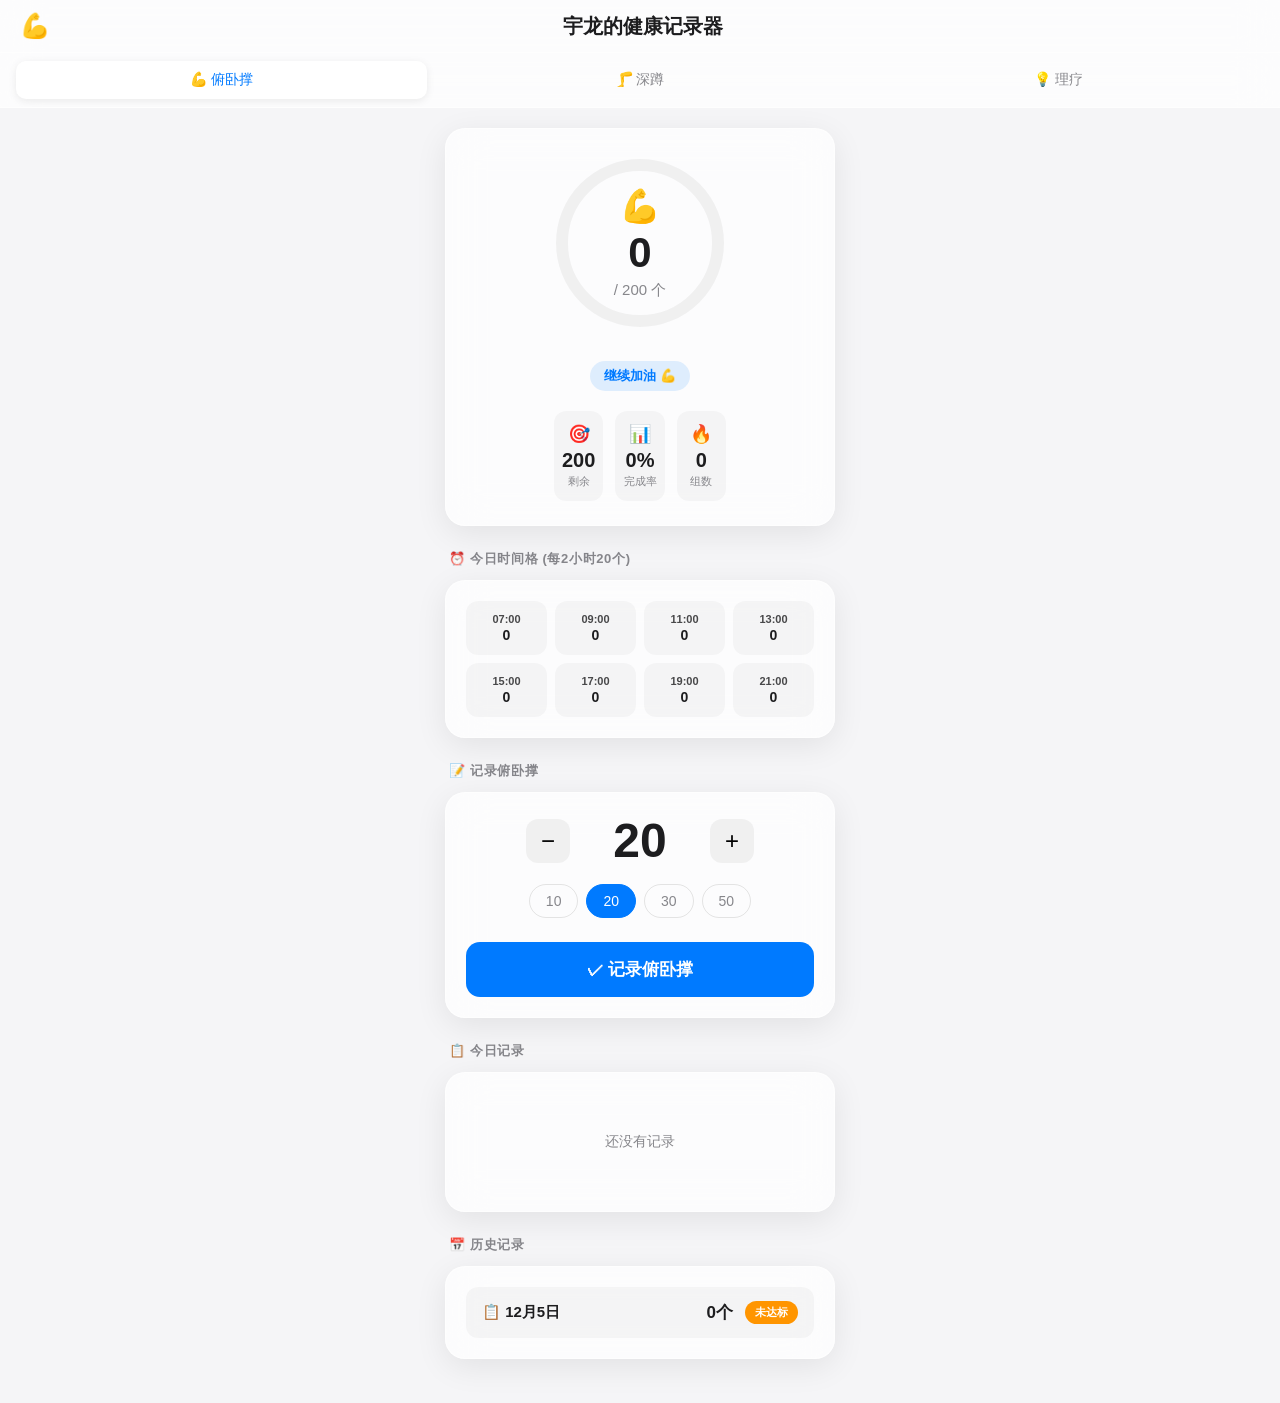
<file: health-tracker.html>
<!DOCTYPE html>
<html lang="zh-CN">
<head>
    <meta charset="UTF-8">
    <meta name="viewport" content="width=device-width, initial-scale=1.0, viewport-fit=cover">
    <meta name="apple-mobile-web-app-capable" content="yes">
    <title>宇龙的健康记录器</title>
    <style>
        *{margin:0;padding:0;box-sizing:border-box}
        :root{--bg:#f5f5f7;--card:rgba(255,255,255,0.72);--border:rgba(255,255,255,0.5);--blue:#007aff;--purple:#af52de;--cyan:#5ac8fa;--green:#34c759;--orange:#ff9500;--red:#ff3b30;--text:#1d1d1f;--text2:#86868b}
        body{font-family:-apple-system,BlinkMacSystemFont,sans-serif;background:var(--bg);color:var(--text);padding-bottom:env(safe-area-inset-bottom)}
        .nav{background:var(--card);backdrop-filter:blur(20px);border-bottom:1px solid var(--border);padding:12px 20px;padding-top:max(12px,env(safe-area-inset-top));position:sticky;top:0;z-index:100}
        .nav-content{display:flex;align-items:center;justify-content:space-between}
        .nav-title{font-size:20px;font-weight:600}
        .tabs{display:flex;background:var(--card);backdrop-filter:blur(20px);border-bottom:1px solid var(--border);padding:8px 16px;gap:8px;overflow-x:auto}
        .tabs::-webkit-scrollbar{display:none}
        .tab{flex:1;min-width:80px;padding:10px 16px;border-radius:10px;font-size:14px;font-weight:500;text-align:center;cursor:pointer;background:transparent;color:var(--text2);border:none;white-space:nowrap}
        .tab.active{background:#fff;color:var(--text);box-shadow:0 2px 8px rgba(0,0,0,0.08)}
        .tab[data-tab="pushup"].active{color:var(--blue)}
        .tab[data-tab="squat"].active{color:var(--purple)}
        .tab[data-tab="therapy"].active{color:var(--cyan)}
        .main{padding:20px;max-width:430px;margin:0 auto}
        .section{margin-bottom:24px}
        .section-title{font-size:13px;font-weight:600;color:var(--text2);text-transform:uppercase;letter-spacing:0.05em;margin-bottom:12px;padding-left:4px}
        .card{background:var(--card);backdrop-filter:blur(20px);border:1px solid var(--border);border-radius:20px;padding:20px;box-shadow:0 8px 32px rgba(0,0,0,0.08)}
        .progress{display:flex;flex-direction:column;align-items:center;padding:24px 20px}
        .ring-wrap{position:relative;width:180px;height:180px;margin-bottom:20px}
        .ring{transform:rotate(-90deg)}
        .ring-bg{fill:none;stroke:rgba(0,0,0,0.05);stroke-width:12}
        .ring-fill{fill:none;stroke-width:12;stroke-linecap:round;transition:stroke-dashoffset 0.5s ease}
        .ring-fill.pushup{stroke:var(--blue)}.ring-fill.squat{stroke:var(--purple)}.ring-fill.therapy{stroke:var(--cyan)}
        .ring-center{position:absolute;top:50%;left:50%;transform:translate(-50%,-50%);text-align:center}
        .ring-icon{font-size:32px;margin-bottom:4px}
        .ring-value{font-size:42px;font-weight:700}
        .ring-goal{font-size:15px;color:var(--text2);margin-top:4px}
        .status{font-size:13px;font-weight:600;margin-top:8px;padding:6px 14px;border-radius:20px}
        .status.pushup{background:rgba(0,122,255,0.12);color:var(--blue)}
        .status.squat{background:rgba(175,82,222,0.12);color:var(--purple)}
        .status.therapy{background:rgba(90,200,250,0.12);color:var(--cyan)}
        .stats{display:grid;grid-template-columns:repeat(3,1fr);gap:12px;margin-top:20px}
        .stat{text-align:center;padding:12px 8px;background:rgba(0,0,0,0.03);border-radius:12px}
        .stat-icon{font-size:18px;margin-bottom:4px}
        .stat-value{font-size:20px;font-weight:700}
        .stat-label{font-size:11px;color:var(--text2);margin-top:2px}
        .slots{display:grid;grid-template-columns:repeat(4,1fr);gap:8px}
        .slot{padding:12px 4px;border-radius:12px;text-align:center;background:rgba(0,0,0,0.03)}
        .slot.done{background:var(--green);color:#fff}
        .slot-time{font-size:11px;font-weight:600;opacity:0.8}
        .slot-count{font-size:14px;font-weight:700;margin-top:2px}
        .input{display:flex;flex-direction:column;gap:16px}
        .stepper{display:flex;align-items:center;justify-content:center;gap:20px}
        .stepper-btn{width:44px;height:44px;border-radius:12px;border:none;font-size:24px;cursor:pointer;background:rgba(0,0,0,0.05)}
        .stepper-value{font-size:48px;font-weight:700;min-width:100px;text-align:center}
        .chips{display:flex;gap:8px;justify-content:center;flex-wrap:wrap}
        .chip{padding:8px 16px;border-radius:20px;font-size:14px;font-weight:500;cursor:pointer;border:1px solid rgba(0,0,0,0.1);background:transparent;color:var(--text2)}
        .chip.pushup.active,.chip.pushup:hover{background:var(--blue);color:#fff;border-color:var(--blue)}
        .chip.squat.active,.chip.squat:hover{background:var(--purple);color:#fff;border-color:var(--purple)}
        .chip.therapy.active,.chip.therapy:hover{background:var(--cyan);color:#fff;border-color:var(--cyan)}
        .parts{display:flex;gap:8px;justify-content:center;flex-wrap:wrap;margin-bottom:12px}
        .part{padding:10px 16px;border-radius:20px;font-size:14px;font-weight:500;cursor:pointer;border:1px solid rgba(0,0,0,0.1);background:transparent;display:flex;align-items:center;gap:6px}
        .part.selected{background:var(--cyan);color:#fff;border-color:var(--cyan)}
        .part-progress{display:grid;grid-template-columns:repeat(3,1fr);gap:8px;margin-top:16px}
        .part-item{text-align:center;padding:12px 8px;background:rgba(0,0,0,0.03);border-radius:12px}
        .part-item.done{background:var(--green);color:#fff}
        .part-name{font-size:12px;font-weight:600;margin-bottom:4px}
        .part-time{font-size:16px;font-weight:700}
        .btn{width:100%;padding:16px;border-radius:14px;font-size:17px;font-weight:600;border:none;cursor:pointer;color:#fff;margin-top:8px}
        .btn.pushup{background:var(--blue)}.btn.squat{background:var(--purple)}.btn.therapy{background:var(--cyan)}
        .records{display:flex;flex-direction:column;gap:8px}
        .record{display:flex;align-items:center;justify-content:space-between;padding:12px 16px;background:rgba(0,0,0,0.03);border-radius:12px}
        .record-info{display:flex;align-items:center;gap:10px}
        .record-time{font-size:13px;color:var(--text2)}
        .record-value{font-size:16px;font-weight:600}
        .record-del{width:28px;height:28px;border-radius:8px;border:none;background:rgba(255,59,48,0.1);color:var(--red);cursor:pointer;font-size:16px}
        .history{display:flex;flex-direction:column;gap:10px}
        .hist{display:flex;align-items:center;justify-content:space-between;padding:14px 16px;background:rgba(0,0,0,0.03);border-radius:12px}
        .hist-date{font-size:15px;font-weight:600}
        .hist-val{font-size:17px;font-weight:700}
        .hist-badge{font-size:11px;padding:4px 10px;border-radius:12px;font-weight:600;background:var(--orange);color:#fff}
        .hist-badge.done{background:var(--green)}
        .toast{position:fixed;bottom:100px;left:50%;transform:translateX(-50%) translateY(100px);background:rgba(0,0,0,0.8);backdrop-filter:blur(20px);color:#fff;padding:14px 24px;border-radius:14px;font-size:15px;font-weight:500;opacity:0;transition:all 0.3s;z-index:1000;pointer-events:none}
        .toast.show{opacity:1;transform:translateX(-50%) translateY(0)}
        .empty{text-align:center;padding:40px 20px;color:var(--text2);font-size:14px}
        .hide{display:none!important}
    </style>
</head>
<body>
    <nav class="nav"><div class="nav-content"><span style="font-size:24px">💪</span><h1 class="nav-title">宇龙的健康记录器</h1><span style="width:24px"></span></div></nav>
    <div class="tabs">
        <button class="tab active" data-tab="pushup">💪 俯卧撑</button>
        <button class="tab" data-tab="squat">🦵 深蹲</button>
        <button class="tab" data-tab="therapy">💡 理疗</button>
    </div>
    <main class="main">
        <!-- Pushup -->
        <div id="pushup-section" class="tab-content">
            <div class="section">
                <div class="card progress">
                    <div class="ring-wrap">
                        <svg class="ring" width="180" height="180"><circle class="ring-bg" cx="90" cy="90" r="78"/><circle class="ring-fill pushup" cx="90" cy="90" r="78" stroke-dasharray="490" stroke-dashoffset="490"/></svg>
                        <div class="ring-center"><div class="ring-icon">💪</div><div class="ring-value" id="p-val">0</div><div class="ring-goal">/ 200 个</div></div>
                    </div>
                    <div class="status pushup" id="p-status">继续加油 💪</div>
                    <div class="stats">
                        <div class="stat"><div class="stat-icon">🎯</div><div class="stat-value" id="p-rem">200</div><div class="stat-label">剩余</div></div>
                        <div class="stat"><div class="stat-icon">📊</div><div class="stat-value" id="p-pct">0%</div><div class="stat-label">完成率</div></div>
                        <div class="stat"><div class="stat-icon">🔥</div><div class="stat-value" id="p-ses">0</div><div class="stat-label">组数</div></div>
                    </div>
                </div>
            </div>
            <div class="section"><div class="section-title">⏰ 今日时间格 (每2小时20个)</div><div class="card"><div class="slots" id="p-slots"></div></div></div>
            <div class="section"><div class="section-title">📝 记录俯卧撑</div><div class="card input">
                <div class="stepper"><button class="stepper-btn" onclick="adj('p',-10)">−</button><div class="stepper-value" id="p-inp">20</div><button class="stepper-btn" onclick="adj('p',10)">+</button></div>
                <div class="chips"><button class="chip pushup" onclick="setv('p',10)">10</button><button class="chip pushup active" onclick="setv('p',20)">20</button><button class="chip pushup" onclick="setv('p',30)">30</button><button class="chip pushup" onclick="setv('p',50)">50</button></div>
                <button class="btn pushup" onclick="add('pushup')">✓ 记录俯卧撑</button>
            </div></div>
            <div class="section"><div class="section-title">📋 今日记录</div><div class="card"><div class="records" id="p-recs"><div class="empty">还没有记录，开始动起来吧！</div></div></div></div>
            <div class="section"><div class="section-title">📅 历史记录</div><div class="card"><div class="history" id="p-hist"><div class="empty">暂无历史数据</div></div></div></div>
        </div>
        <!-- Squat -->
        <div id="squat-section" class="tab-content hide">
            <div class="section">
                <div class="card progress">
                    <div class="ring-wrap">
                        <svg class="ring" width="180" height="180"><circle class="ring-bg" cx="90" cy="90" r="78"/><circle class="ring-fill squat" cx="90" cy="90" r="78" stroke-dasharray="490" stroke-dashoffset="490"/></svg>
                        <div class="ring-center"><div class="ring-icon">🦵</div><div class="ring-value" id="s-val">0</div><div class="ring-goal">/ 200 个</div></div>
                    </div>
                    <div class="status squat" id="s-status">继续加油 🦵</div>
                    <div class="stats">
                        <div class="stat"><div class="stat-icon">🎯</div><div class="stat-value" id="s-rem">200</div><div class="stat-label">剩余</div></div>
                        <div class="stat"><div class="stat-icon">📊</div><div class="stat-value" id="s-pct">0%</div><div class="stat-label">完成率</div></div>
                        <div class="stat"><div class="stat-icon">🔥</div><div class="stat-value" id="s-ses">0</div><div class="stat-label">组数</div></div>
                    </div>
                </div>
            </div>
            <div class="section"><div class="section-title">⏰ 今日时间格 (每2小时20个)</div><div class="card"><div class="slots" id="s-slots"></div></div></div>
            <div class="section"><div class="section-title">📝 记录深蹲</div><div class="card input">
                <div class="stepper"><button class="stepper-btn" onclick="adj('s',-10)">−</button><div class="stepper-value" id="s-inp">20</div><button class="stepper-btn" onclick="adj('s',10)">+</button></div>
                <div class="chips"><button class="chip squat" onclick="setv('s',10)">10</button><button class="chip squat active" onclick="setv('s',20)">20</button><button class="chip squat" onclick="setv('s',30)">30</button><button class="chip squat" onclick="setv('s',50)">50</button></div>
                <button class="btn squat" onclick="add('squat')">✓ 记录深蹲</button>
            </div></div>
            <div class="section"><div class="section-title">📋 今日记录</div><div class="card"><div class="records" id="s-recs"><div class="empty">还没有记录，开始动起来吧！</div></div></div></div>
            <div class="section"><div class="section-title">📅 历史记录</div><div class="card"><div class="history" id="s-hist"><div class="empty">暂无历史数据</div></div></div></div>
        </div>
        <!-- Therapy -->
        <div id="therapy-section" class="tab-content hide">
            <div class="section">
                <div class="card progress">
                    <div class="ring-wrap">
                        <svg class="ring" width="180" height="180"><circle class="ring-bg" cx="90" cy="90" r="78"/><circle class="ring-fill therapy" cx="90" cy="90" r="78" stroke-dasharray="490" stroke-dashoffset="490"/></svg>
                        <div class="ring-center"><div class="ring-icon">💡</div><div class="ring-value" id="t-val">0</div><div class="ring-goal">/ 60 分钟</div></div>
                    </div>
                    <div class="status therapy" id="t-status">开始理疗 💡</div>
                    <div class="part-progress">
                        <div class="part-item" id="t-neck"><div class="part-name">🦴 颈椎</div><div class="part-time">0/20</div></div>
                        <div class="part-item" id="t-belly"><div class="part-name">🫃 腹部</div><div class="part-time">0/20</div></div>
                        <div class="part-item" id="t-knee"><div class="part-name">🦵 膝盖</div><div class="part-time">0/20</div></div>
                    </div>
                </div>
            </div>
            <div class="section"><div class="section-title">📝 记录理疗</div><div class="card input">
                <div class="parts"><button class="part" data-part="neck" onclick="sel('neck')">🦴 颈椎</button><button class="part" data-part="belly" onclick="sel('belly')">🫃 腹部</button><button class="part" data-part="knee" onclick="sel('knee')">🦵 膝盖</button></div>
                <div class="stepper"><button class="stepper-btn" onclick="adj('t',-5)">−</button><div class="stepper-value" id="t-inp">20</div><button class="stepper-btn" onclick="adj('t',5)">+</button></div>
                <div class="chips"><button class="chip therapy" onclick="setv('t',10)">10</button><button class="chip therapy active" onclick="setv('t',20)">20</button><button class="chip therapy" onclick="setv('t',30)">30</button></div>
                <button class="btn therapy" onclick="addt()">✓ 记录理疗</button>
            </div></div>
            <div class="section"><div class="section-title">📋 今日记录</div><div class="card"><div class="records" id="t-recs"><div class="empty">还没有记录，开始理疗吧！</div></div></div></div>
            <div class="section"><div class="section-title">📅 历史记录</div><div class="card"><div class="history" id="t-hist"><div class="empty">暂无历史数据</div></div></div></div>
        </div>
    </main>
    <div class="toast" id="toast"></div>
    <script>
const CFG={pushup:{g:200,int:20,slots:['07:00','09:00','11:00','13:00','15:00','17:00','19:00','21:00']},squat:{g:200,int:20,slots:['07:00','09:00','11:00','13:00','15:00','17:00','19:00','21:00']},therapy:{g:60,parts:{neck:20,belly:20,knee:20}}};
let cur='pushup',selp=null,D=JSON.parse(localStorage.getItem('ht'))||{pushup:{},squat:{},therapy:{}};
function init(){document.querySelectorAll('.tab').forEach(t=>t.onclick=()=>switchTab(t.dataset.tab));render();if('Notification'in window&&Notification.permission==='default')Notification.requestPermission();}
function switchTab(t){cur=t;document.querySelectorAll('.tab').forEach(x=>x.classList.toggle('active',x.dataset.tab===t));document.querySelectorAll('.tab-content').forEach(x=>x.classList.toggle('hide',x.id!==t+'-section'));render();}
function today(){return new Date().toISOString().split('T')[0];}
function getD(t){const d=today();if(!D[t][d])D[t][d]={r:[]};return D[t][d];}
function adj(t,d){const e=document.getElementById(t+'-inp'),v=Math.max(1,parseInt(e.textContent)+d);e.textContent=v;updch(t,v);}
function setv(t,v){document.getElementById(t+'-inp').textContent=v;updch(t,v);}
function updch(t,v){document.querySelectorAll('.chip.'+(t==='p'?'pushup':t==='s'?'squat':'therapy')).forEach(c=>c.classList.toggle('active',parseInt(c.textContent)===v));}
function sel(p){selp=selp===p?null:p;document.querySelectorAll('.part').forEach(x=>x.classList.toggle('selected',x.dataset.part===selp));}
function add(t){const v=parseInt(document.getElementById(t==='pushup'?'p-inp':'s-inp').textContent),d=getD(t);d.r.push({tm:new Date().toLocaleTimeString('zh-CN',{hour:'2-digit',minute:'2-digit'}),v,ts:Date.now()});save();render();show('已记录 '+v+(t==='pushup'?'个俯卧撑':'个深蹲'));}
function addt(){if(!selp){show('请先选择部位');return;}const v=parseInt(document.getElementById('t-inp').textContent),d=getD('therapy');d.r.push({tm:new Date().toLocaleTimeString('zh-CN',{hour:'2-digit',minute:'2-digit'}),v,part:selp,ts:Date.now()});save();render();const n={neck:'颈椎',belly:'腹部',knee:'膝盖'};show('已记录 '+n[selp]+'理疗'+v+'分钟');}
function del(t,i){getD(t).r.splice(i,1);save();render();show('已删除');}
function save(){localStorage.setItem('ht',JSON.stringify(D));}
function render(){renderPS('pushup','p');renderPS('squat','s');renderT();}
function renderPS(t,pre){const d=getD(t),tot=d.r.reduce((s,x)=>s+x.v,0),pct=Math.min(100,(tot/CFG[t].g)*100);document.getElementById(pre+'-val').textContent=tot;document.getElementById(pre+'-rem').textContent=Math.max(0,CFG[t].g-tot);document.getElementById(pre+'-pct').textContent=Math.round(pct)+'%';document.getElementById(pre+'-ses').textContent=d.r.length;document.querySelector('.ring-fill.'+t).style.strokeDashoffset=490-(490*pct/100);const st=document.getElementById(pre+'-status');if(tot>=CFG[t].g){st.textContent='🎉 目标达成！';st.style.cssText='background:rgba(52,199,89,0.2);color:var(--green)';}else{st.textContent='继续加油 '+(t==='pushup'?'💪':'🦵');st.className='status '+t;}renderslots(t,pre,d.r);renderrecs(t,pre,d.r,t==='pushup'?'个':'个');renderhist(t,pre,CFG[t].g,t==='pushup'?'个':'个');}
function renderT(){const d=getD('therapy'),p={neck:0,belly:0,knee:0};d.r.forEach(x=>p[x.part]+=x.v);const tot=p.neck+p.belly+p.knee,pct=Math.min(100,(tot/CFG.therapy.g)*100);document.getElementById('t-val').textContent=tot;document.querySelector('.ring-fill.therapy').style.strokeDashoffset=490-(490*pct/100);const st=document.getElementById('t-status');if(tot>=CFG.therapy.g){st.textContent='🎉 全部完成！';st.style.cssText='background:rgba(52,199,89,0.2);color:var(--green)';}else{st.textContent='继续理疗 💡';st.className='status therapy';}['neck','belly','knee'].forEach(x=>{const e=document.getElementById('t-'+x);e.querySelector('.part-time').textContent=p[x]+'/20';e.classList.toggle('done',p[x]>=20);});rendertrecs(d.r);renderthist();}
function renderslots(t,pre,recs){const slots=CFG[t].slots;document.getElementById(pre+'-slots').innerHTML=slots.map((tm,i)=>{const st=7+i*2,rs=recs.filter(x=>{const h=parseInt(x.tm.split(':')[0]);return h>=st&&h<st+2;}),cnt=rs.reduce((s,x)=>s+x.v,0),done=cnt>=CFG[t].int;return`<div class="slot${done?' done':''}"><div class="slot-time">${tm}</div><div class="slot-count">${cnt}</div></div>`;}).join('');}
function renderrecs(t,pre,recs,unit){const e=document.getElementById(pre+'-recs');if(!recs.length){e.innerHTML='<div class="empty">还没有记录</div>';return;}e.innerHTML=recs.map((x,i)=>`<div class="record"><div class="record-info"><span>🕐</span><span class="record-time">${x.tm}</span></div><div style="display:flex;align-items:center;gap:10px"><span class="record-value">+${x.v}${unit}</span><button class="record-del" onclick="del('${t}',${i})">×</button></div></div>`).reverse().join('');}
function renderhist(t,pre,goal,unit){const e=document.getElementById(pre+'-hist'),dates=Object.keys(D[t]).sort().reverse().slice(0,14);if(!dates.length){e.innerHTML='<div class="empty">暂无历史数据</div>';return;}e.innerHTML=dates.map(d=>{const tot=D[t][d].r.reduce((s,x)=>s+x.v,0),done=tot>=goal,ds=new Date(d).toLocaleDateString('zh-CN',{month:'short',day:'numeric'});return`<div class="hist"><span class="hist-date">📋 ${ds}</span><div style="display:flex;align-items:center;gap:12px"><span class="hist-val">${tot}${unit}</span><span class="hist-badge${done?' done':''}">${done?'达标':'未达标'}</span></div></div>`;}).join('');}
function rendertrecs(recs){const e=document.getElementById('t-recs'),n={neck:'颈椎',belly:'腹部',knee:'膝盖'};if(!recs.length){e.innerHTML='<div class="empty">还没有记录</div>';return;}e.innerHTML=recs.map((x,i)=>`<div class="record"><div class="record-info"><span>🕐</span><span class="record-time">${x.tm} · ${n[x.part]}</span></div><div style="display:flex;align-items:center;gap:10px"><span class="record-value">+${x.v}分钟</span><button class="record-del" onclick="del('therapy',${i})">×</button></div></div>`).reverse().join('');}
function renderthist(){const e=document.getElementById('t-hist'),dates=Object.keys(D.therapy).sort().reverse().slice(0,14);if(!dates.length){e.innerHTML='<div class="empty">暂无历史数据</div>';return;}e.innerHTML=dates.map(d=>{const p={neck:0,belly:0,knee:0};D.therapy[d].r.forEach(x=>p[x.part]+=x.v);const tot=p.neck+p.belly+p.knee,done=tot>=60,ds=new Date(d).toLocaleDateString('zh-CN',{month:'short',day:'numeric'});return`<div class="hist"><span class="hist-date">📋 ${ds}</span><div style="display:flex;align-items:center;gap:12px"><span class="hist-val">${tot}分钟</span><span class="hist-badge${done?' done':''}">${done?'达标':'未达标'}</span></div></div>`;}).join('');}
function show(m){const t=document.getElementById('toast');t.textContent=m;t.classList.add('show');setTimeout(()=>t.classList.remove('show'),2500);}
init();
</script>
</body>
</html>
</file>
